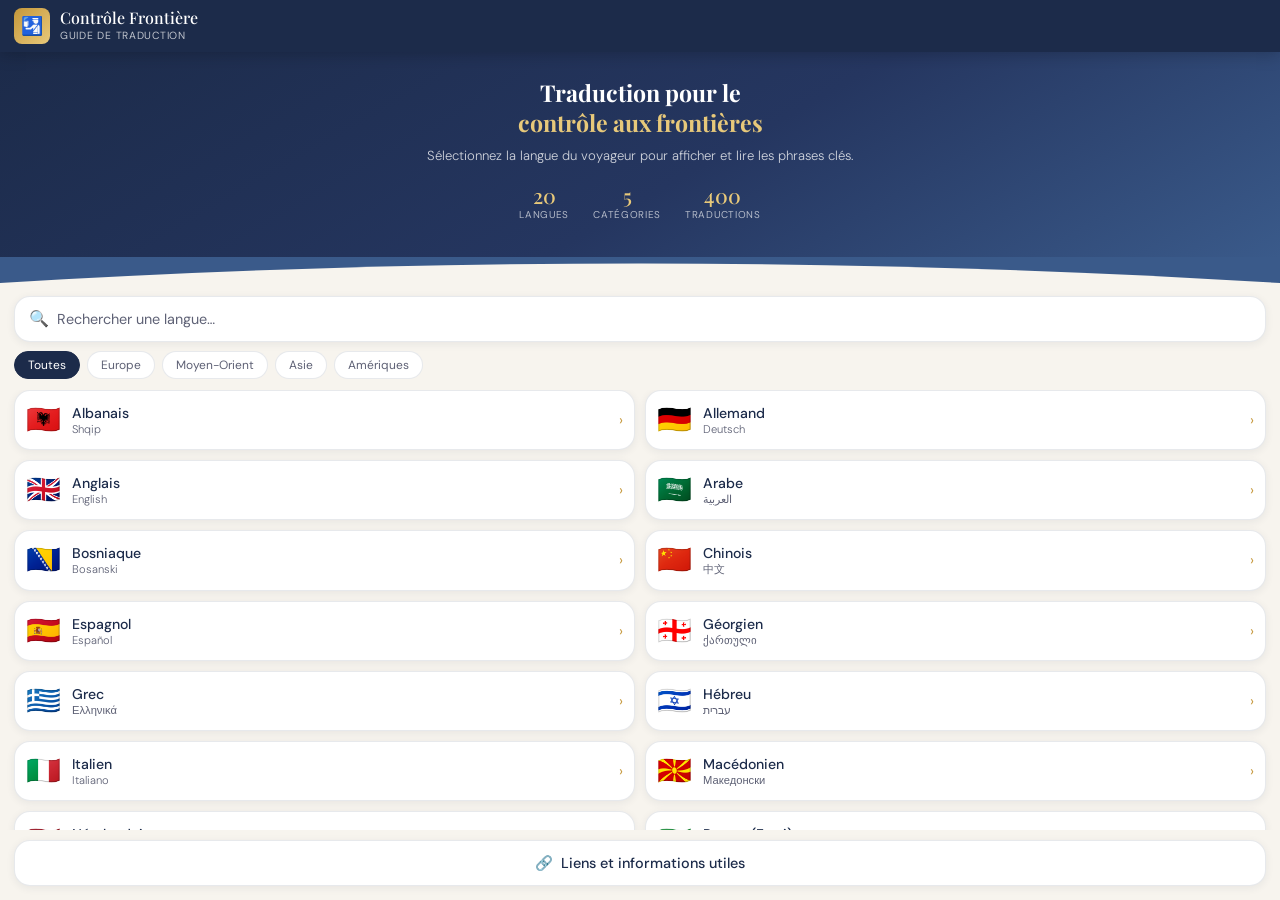
<file: index.html>
<!DOCTYPE html>
<html lang="fr">
<head>
<meta charset="UTF-8"/>
<meta name="viewport" content="width=device-width, initial-scale=1.0, viewport-fit=cover"/>
<meta name="mobile-web-app-capable" content="yes"/>
<meta name="apple-mobile-web-app-capable" content="yes"/>
<meta name="color-scheme" content="light only"/>
<meta name="theme-color" content="#1C2B4A"/>
<title>Traduction Contrôle Frontière</title>
<meta name="description" content="Guide de traduction gratuit pour le contrôle aux frontières : 20 langues, phrases clés avec audio, codes visa et ressources utiles."/>
<link rel="manifest" href="manifest.json"/>
<link rel="icon" type="image/png" sizes="32x32" href="icons/favicon-32.png"/>
<link rel="apple-touch-icon" sizes="180x180" href="icons/apple-touch-icon.png"/>
<link rel="stylesheet" href="fonts.css"/>
<style>
/* ═══════════════════════════════════════════════════════════
   style.css — Traduction Contrôle Frontière
   Mobile-first · Forced light mode
═══════════════════════════════════════════════════════════ */

/* ── 0. FORCE LIGHT MODE ── */
:root { color-scheme: light only; }
@media (prefers-color-scheme: dark) { :root { color-scheme: light; } }

/* ── 1. TOKENS ── */
:root {
  --navy:       #1C2B4A;
  --navy-2:     #253660;
  --navy-3:     #3a5a8a;
  --gold:       #C5973A;
  --gold-l:     #E8C97A;
  --sage:       #7A9E8E;
  --sage-l:     #B2CFC5;
  --cream:      #F7F4EE;
  --white:      #FFFFFF;
  --border:     rgba(28,43,74,.10);
  --border-2:   rgba(28,43,74,.06);
  --text:       #1E2235;
  --muted:      #5E6175;
  --sh-sm:      0 2px 8px  rgba(28,43,74,.07);
  --sh-md:      0 4px 20px rgba(28,43,74,.10);
  --r-sm:  8px;
  --r-md:  12px;
  --r-lg:  16px;
  --r-xl:  20px;
  --r-pill:100px;
  --gap:   14px;
  --gap-sm:10px;
  --font-body:   'DM Sans', sans-serif;
  --font-display:'Playfair Display', serif;
  --topbar-h:    52px;
}

/* ── 2. RESET ── */
*, *::before, *::after { box-sizing: border-box; margin: 0; padding: 0; }
html, body { height: 100%; background: var(--cream) !important; color: var(--text) !important; }
body { font-family: var(--font-body); font-size: 16px; line-height: 1.5; overflow: hidden; overscroll-behavior: none; }
button { font-family: var(--font-body); cursor: pointer; border: none; background: none; -webkit-tap-highlight-color: transparent; }
input  { font-family: var(--font-body); color: var(--text); background: transparent; border: none; outline: none; }

/* ── 3. APP SHELL ── */
#app { display: flex; flex-direction: column; height: 100vh; height: 100dvh; overflow: hidden; background: var(--cream); }
.hidden { display: none !important; }

/* ── 4. TOPBAR ── */
.topbar {
  flex-shrink: 0;
  background: var(--navy);
  height: calc(var(--topbar-h) + env(safe-area-inset-top));
  padding-top: env(safe-area-inset-top);
  padding-inline: var(--gap);
  display: flex;
  align-items: center;
  box-shadow: 0 2px 16px rgba(0,0,0,.22);
  z-index: 10;
}
.topbar-state { display: flex; align-items: center; gap: 10px; width: 100%; }
.topbar-logo  { width:36px; height:36px; border-radius:var(--r-sm); background:linear-gradient(135deg,var(--gold),var(--gold-l)); display:flex; align-items:center; justify-content:center; font-size:18px; flex-shrink:0; }
.topbar-title { flex:1; display:flex; flex-direction:column; gap:1px; }
.topbar-main  { font-family:var(--font-display); font-size:1rem; font-weight:500; color:#fff; line-height:1.2; }
.topbar-sub   { font-size:.65rem; color:rgba(255,255,255,.72); letter-spacing:.07em; text-transform:uppercase; }
.topbar-back  { width:36px; height:36px; border-radius:var(--r-sm); background:rgba(255,255,255,.12); color:#fff; font-size:18px; display:flex; align-items:center; justify-content:center; flex-shrink:0; transition:background .18s; }
.topbar-back:active { background:rgba(255,255,255,.28); }
.topbar-flag  { font-size:1.75rem; flex-shrink:0; }

/* ── 5. SCREENS ── */
.screen { display: flex; flex-direction: column; flex: 1; overflow: hidden; }
.screen.active { display: flex; }

/* ── 6. HOME ── */
.hero { flex-shrink:0; background:linear-gradient(150deg,var(--navy) 0%,var(--navy-2) 55%,var(--navy-3) 100%); padding:26px var(--gap) 34px; text-align:center; }
.hero h1 { font-family:var(--font-display); font-size:1.45rem; font-weight:700; color:#fff; line-height:1.28; margin-bottom:8px; }
.hero h1 .accent { color:var(--gold-l); }
.hero p { font-size:.82rem; font-weight:300; color:rgba(255,255,255,.78); line-height:1.65; margin-bottom:18px; }
.hero-stats { display:flex; justify-content:center; gap:24px; }
.stat { display:flex; flex-direction:column; align-items:center; gap:2px; }
.stat-n { font-family:var(--font-display); font-size:1.3rem; color:var(--gold-l); line-height:1; }
.stat-l { font-size:.62rem; color:rgba(255,255,255,.66); letter-spacing:.07em; text-transform:uppercase; }

.wave { display:block; flex-shrink:0; width:100%; height:26px; background:linear-gradient(to bottom,var(--navy-3),var(--navy-3)); }

/* Search */
.search-wrap { flex-shrink:0; padding:13px var(--gap) 9px; }
.search-box  { display:flex; align-items:center; gap:8px; background:var(--white); border:1px solid var(--border); border-radius:var(--r-lg); padding:10px 14px; box-shadow:var(--sh-sm); }
.search-box input { flex:1; font-size:.9rem; }
.search-box input::placeholder { color:var(--muted); }
.search-icon  { font-size:1rem; color:var(--muted); flex-shrink:0; }
.search-clear { color:var(--muted); font-size:.9rem; padding:2px 4px; border-radius:4px; }
.search-clear:active { color:var(--navy); }

/* Filter chips */
.filter-bar { flex-shrink:0; display:flex; gap:7px; padding:0 var(--gap) 11px; overflow-x:auto; }
.filter-bar::-webkit-scrollbar { display:none; }
.chip { padding:5px 13px; border-radius:var(--r-pill); font-size:.75rem; border:1px solid var(--border); background:var(--white); color:var(--muted); white-space:nowrap; flex-shrink:0; transition:all .18s; }
.chip.active { background:var(--navy); color:#fff; border-color:var(--navy); }
.chip:active { opacity:.75; }

/* Lang grid */
.lang-grid { display:grid; grid-template-columns:repeat(2,1fr); gap:var(--gap-sm); padding:0 var(--gap) 10px; overflow-y:auto; -webkit-overflow-scrolling:touch; overscroll-behavior-y:contain; flex:1; min-height:0; }
.lang-grid::-webkit-scrollbar { width:3px; }
.lang-grid::-webkit-scrollbar-thumb { background:var(--sage-l); border-radius:2px; }

.lang-card { background:var(--white); border:1px solid var(--border); border-radius:var(--r-lg); padding:13px 11px; display:flex; align-items:center; gap:11px; box-shadow:var(--sh-sm); cursor:pointer; transition:transform .15s,box-shadow .15s; -webkit-tap-highlight-color:transparent; }
.lang-card:active { transform:scale(.96); box-shadow:none; }
.lang-card { width:100%; text-align:left; }
:focus-visible { outline:3px solid var(--gold); outline-offset:2px; border-radius:4px; }
.lc-flag   { font-size:1.75rem; line-height:1; flex-shrink:0; }
.lc-info   { flex:1; min-width:0; }
.lc-name   { font-weight:500; font-size:.88rem; color:var(--navy); white-space:nowrap; overflow:hidden; text-overflow:ellipsis; }
.lc-native { font-size:.7rem; color:var(--muted); font-weight:300; }
.lc-arrow  { font-size:.9rem; color:var(--gold); flex-shrink:0; }

.empty-state { grid-column:1/-1; text-align:center; padding:40px 0; color:var(--muted); }
.empty-icon  { font-size:2rem; margin-bottom:8px; }

/* Links button (bottom of home) */
.links-btn-wrap { flex-shrink:0; padding:10px var(--gap) calc(14px + env(safe-area-inset-bottom)); }
.links-btn { width:100%; display:flex; align-items:center; justify-content:center; gap:8px; padding:13px; border-radius:var(--r-lg); background:var(--white); border:1px solid var(--border); color:var(--navy); font-size:.9rem; font-weight:500; box-shadow:var(--sh-sm); transition:all .18s; }
.links-btn:active { background:var(--cream); }

/* ── 7. PHRASE SCREEN ── */
.cat-tabs { flex-shrink:0; display:flex; overflow-x:auto; background:var(--navy-2); border-bottom:1px solid rgba(255,255,255,.08); }
.cat-tabs::-webkit-scrollbar { display:none; }
.ctab { flex-shrink:0; padding:11px 14px; font-size:.76rem; color:rgba(255,255,255,.72); border-bottom:2px solid transparent; white-space:nowrap; transition:color .18s,border-color .18s; }
.ctab.active { color:#fff; }
.ctab:active { opacity:.7; }

.phrase-list { flex:1; overflow-y:auto; -webkit-overflow-scrolling:touch; overscroll-behavior-y:contain; padding:12px var(--gap) 24px; display:flex; flex-direction:column; gap:11px; }
.phrase-list::-webkit-scrollbar { width:3px; }
.phrase-list::-webkit-scrollbar-thumb { background:var(--sage-l); border-radius:2px; }

/* Phrase card */
.pcard { background:var(--white); border:1px solid var(--border); border-radius:var(--r-xl); overflow:visible; box-shadow:var(--sh-sm); }
.pcard-fr { display:flex; align-items:flex-start; gap:7px; padding:10px 14px 8px; border-bottom:1px dashed var(--border-2); }
.pcard-fr-flag { font-size:.95rem; flex-shrink:0; margin-top:1px; }
.pcard-fr-text { font-size:.78rem; color:var(--muted); font-style:italic; line-height:1.55; flex:1; }
.pcard-tr { padding:11px 14px 8px; }
.pcard-tr-text { font-size:1.05rem; font-weight:500; color:var(--navy); line-height:1.5; }
.pcard-tr-text.rtl { direction:rtl; text-align:right; font-size:1.15rem; }
.pcard-actions { display:flex; gap:8px; padding:0 14px 13px; }

/* Speak button */
.btn-speak { flex:1; display:flex; align-items:center; justify-content:center; gap:7px; padding:11px 0; border-radius:var(--r-md); font-size:.86rem; font-weight:500; color:#fff; background:linear-gradient(135deg,var(--navy),var(--navy-2)); transition:opacity .15s,background .2s; user-select:none; }
.btn-speak:active  { opacity:.82; }
.btn-speak.playing { background:linear-gradient(135deg,#2A6050,#3D8A72); }
.btn-speak .spk-icon { font-size:1rem; display:inline-block; }
.btn-speak.playing .spk-icon { animation:icon-pulse .45s infinite alternate; }
@keyframes icon-pulse { from{transform:scale(1)} to{transform:scale(1.3)} }

/* Copy button */
.btn-copy { width:44px; height:44px; flex-shrink:0; border-radius:var(--r-md); border:1px solid var(--border); background:var(--cream); font-size:1.05rem; display:flex; align-items:center; justify-content:center; transition:background .18s,border-color .18s; }
.btn-copy:active { transform:scale(.9); }
.btn-copy.copied { background:var(--sage); border-color:var(--sage); }

/* Expand button */
.btn-expand { width:44px; height:44px; flex-shrink:0; border-radius:var(--r-md); border:1px solid var(--border); background:var(--cream); font-size:1rem; display:flex; align-items:center; justify-content:center; color:var(--navy); transition:background .18s; }
.btn-expand:active { background:var(--navy); color:#fff; border-color:var(--navy); }

/* ── 8. LINKS & CODES SCREEN ── */

/* Onglets liens/codes */
.info-tabs { flex-shrink:0; display:flex; background:var(--navy-2); border-bottom:1px solid rgba(255,255,255,.08); }
.itab { flex:1; padding:12px 8px; font-size:.82rem; font-family:var(--font-body); color:rgba(255,255,255,.72); border-bottom:2px solid transparent; transition:all .18s; white-space:nowrap; }
.itab.active { color:#fff; border-bottom-color:var(--gold); }
.itab:active { opacity:.7; }
.links-page { flex:1; overflow-y:auto; -webkit-overflow-scrolling:touch; padding:20px var(--gap) 32px; display:flex; flex-direction:column; gap:12px; }
.links-page::-webkit-scrollbar { width:3px; }
.links-page::-webkit-scrollbar-thumb { background:var(--sage-l); border-radius:2px; }

.links-header { padding:0 0 8px; }
.links-header h2 { font-family:var(--font-display); font-size:1.3rem; color:var(--navy); margin-bottom:4px; }
.links-header p  { font-size:.82rem; color:var(--muted); }

.link-card { background:var(--white); border:1px solid var(--border); border-radius:var(--r-lg); padding:16px; display:flex; align-items:center; gap:14px; box-shadow:var(--sh-sm); text-decoration:none; color:inherit; transition:transform .15s,box-shadow .15s; -webkit-tap-highlight-color:transparent; }
.link-card:active { transform:scale(.97); box-shadow:none; }
.link-icon { width:44px; height:44px; border-radius:var(--r-md); background:linear-gradient(135deg,var(--navy),var(--navy-2)); display:flex; align-items:center; justify-content:center; font-size:1.2rem; flex-shrink:0; }
.link-info { flex:1; min-width:0; }
.link-title { font-weight:500; font-size:.95rem; color:var(--navy); }
.link-url   { font-size:.72rem; color:var(--muted); margin-top:2px; white-space:nowrap; overflow:hidden; text-overflow:ellipsis; }
/* Codes visa */
.codes-section-title { font-weight:500; font-size:.82rem; color:var(--muted); letter-spacing:.06em; text-transform:uppercase; padding:4px 0 8px; }
.code-card { background:var(--white); border:1px solid var(--border); border-radius:var(--r-md); padding:12px 14px; display:flex; align-items:flex-start; gap:12px; box-shadow:var(--sh-sm); margin-bottom:8px; }
.code-badge { flex-shrink:0; background:var(--navy); color:#fff; font-size:.78rem; font-weight:700; padding:4px 10px; border-radius:var(--r-sm); white-space:nowrap; letter-spacing:.03em; }
.code-badge.bnl { background:linear-gradient(135deg,#2A5A88,var(--navy)); }
.code-desc { font-size:.82rem; color:var(--text); line-height:1.55; }

/* ── 9. FULLSCREEN OVERLAY ── */
.fs-overlay {
  position: fixed;
  inset: 0;
  z-index: 200;
  background: var(--navy);
  display: flex;
  flex-direction: column;
  padding: env(safe-area-inset-top) 0 env(safe-area-inset-bottom);
}
.fs-overlay.hidden { display: none !important; }

.fs-close {
  position: absolute;
  top: calc(12px + env(safe-area-inset-top));
  right: 16px;
  width: 40px; height: 40px;
  border-radius: 50%;
  background: rgba(255,255,255,.15);
  color: #fff;
  font-size: 18px;
  display: flex; align-items: center; justify-content: center;
  z-index: 1;
  transition: background .18s;
}
.fs-close:active { background: rgba(255,255,255,.3); }

.fs-body {
  flex: 1;
  display: flex;
  flex-direction: column;
  align-items: center;
  justify-content: center;
  padding: 60px 24px 20px;
  gap: 28px;
  overflow-y: auto;
}

.fs-fr {
  font-size: 1rem;
  font-style: italic;
  color: rgba(255,255,255,.55);
  text-align: center;
  line-height: 1.6;
  max-width: 340px;
}

.fs-tr {
  font-family: var(--font-display);
  font-size: clamp(2rem, 12vw, 4rem);
  font-weight: 700;
  color: #fff;
  text-align: center;
  line-height: 1.25;
  width: 100%;
  padding: 0 16px;
  word-break: break-word;
  transition: font-size 0.2s ease;
}
.fs-tr.rtl { direction: rtl; }

.fs-actions {
  flex-shrink: 0;
  padding: 0 24px 20px;
}

.fs-speak {
  width: 100%;
  display: flex; align-items: center; justify-content: center; gap: 10px;
  padding: 16px;
  border-radius: var(--r-lg);
  background: rgba(255,255,255,.15);
  color: #fff;
  font-size: 1rem;
  font-weight: 500;
  border: 1px solid rgba(255,255,255,.2);
  transition: background .18s;
}
.fs-speak:active { background: rgba(255,255,255,.25); }
.fs-speak.playing { background: linear-gradient(135deg,#2A6050,#3D8A72); border-color:transparent; }
.fs-speak .spk-icon { font-size:1.1rem; }
.fs-speak.playing .spk-icon { animation: icon-pulse .45s infinite alternate; }

</style>
</head>
<body>


<div id="app">
  <header class="topbar">
    <div class="topbar-state" id="topbar-home">
      <div class="topbar-logo">🛂</div>
      <div class="topbar-title">
        <span class="topbar-main">Contrôle Frontière</span>
        <span class="topbar-sub">Guide de traduction</span>
      </div>
    </div>
    <div class="topbar-state hidden" id="topbar-phrases">
      <button class="topbar-back" id="btn-back">←</button>
      <div class="topbar-title">
        <span class="topbar-main" id="topbar-lang-name"></span>
        <span class="topbar-sub" id="topbar-lang-native"></span>
      </div>
      <span class="topbar-flag" id="topbar-lang-flag"></span>
    </div>
    <div class="topbar-state hidden" id="topbar-links">
      <button class="topbar-back" id="btn-back-links">←</button>
      <div class="topbar-title">
        <span class="topbar-main">Liens &amp; Codes</span>
        <span class="topbar-sub">Ressources</span>
      </div>
      <span style="font-size:1.4rem">🔗</span>
    </div>
  </header>

  <main id="screen-home" class="screen active">
    <section class="hero">
      <h1>Traduction pour le<br/><span class="accent">contrôle aux frontières</span></h1>
      <p>Sélectionnez la langue du voyageur pour afficher et lire les phrases clés.</p>
      <div class="hero-stats">
        <div class="stat"><span class="stat-n">20</span><span class="stat-l">Langues</span></div>
        <div class="stat"><span class="stat-n">5</span><span class="stat-l">Catégories</span></div>
        <div class="stat"><span class="stat-n">400</span><span class="stat-l">Traductions</span></div>
      </div>
    </section>
    <svg class="wave" viewBox="0 0 390 26" xmlns="http://www.w3.org/2000/svg" preserveAspectRatio="none">
      <path d="M0,26 C130,0 260,0 390,26 L390,26 L0,26 Z" fill="#F7F4EE"/>
    </svg>
    <div class="search-wrap">
      <div class="search-box">
        <span class="search-icon">🔍</span>
        <input type="search" id="search-input" aria-label="Rechercher une langue" placeholder="Rechercher une langue…" autocomplete="off" autocorrect="off" spellcheck="false"/>
        <button class="search-clear hidden" id="search-clear">✕</button>
      </div>
    </div>
    <nav class="filter-bar" id="filter-bar"></nav>
    <div class="lang-grid" id="lang-grid" role="list"></div>
    <div class="links-btn-wrap">
      <button class="links-btn" id="btn-open-links">🔗 &nbsp;Liens et informations utiles</button>
    </div>
  </main>

  <section id="screen-phrases" class="screen hidden">
    <nav class="cat-tabs" id="cat-tabs"></nav>
    <div class="phrase-list" id="phrase-list" aria-live="polite"></div>
  </section>

  <section id="screen-links" class="screen hidden">
    <div class="info-tabs">
      <button class="itab active" data-tab="liens">🔗 Liens utiles</button>
      <button class="itab" data-tab="codes">🪪 Codes Visa</button>
    </div>
    <div class="links-page" id="links-page"></div>
  </section>

  <div id="fs-overlay" class="fs-overlay hidden" role="dialog" aria-modal="true">
    <button class="fs-close" id="fs-close">✕</button>
    <div class="fs-body">
      <div class="fs-fr" id="fs-fr"></div>
      <div class="fs-tr" id="fs-tr"></div>
    </div>
    <div class="fs-actions">
      <button class="fs-speak" id="fs-speak"><span class="spk-icon">🔊</span> Écouter</button>
    </div>
  </div>
</div>
<script src="app.js"></script>
</body>
</html>
</file>
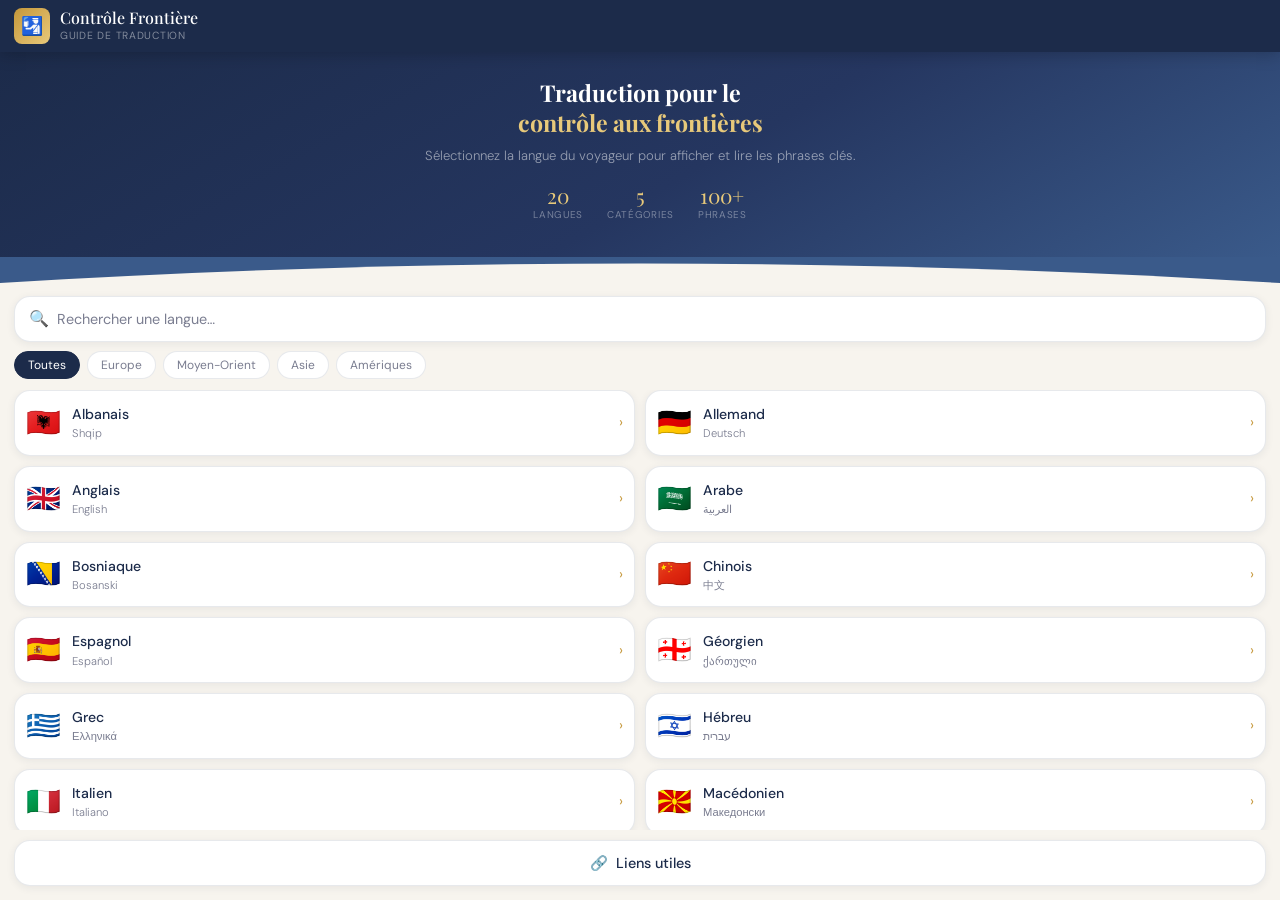
<file: appli de trad/index.html>
<!DOCTYPE html>
<html lang="fr">
<head>
  <meta charset="UTF-8"/>
  <meta name="viewport" content="width=device-width, initial-scale=1.0, viewport-fit=cover"/>
  <meta name="apple-mobile-web-app-capable" content="yes"/>
  <meta name="apple-mobile-web-app-status-bar-style" content="default"/>
  <meta name="color-scheme" content="light only"/>
  <meta name="theme-color" content="#1C2B4A"/>
  <title>Traduction Contrôle Frontière</title>
  <link rel="preconnect" href="https://fonts.googleapis.com"/>
  <link href="https://fonts.googleapis.com/css2?family=Playfair+Display:wght@500;700&family=DM+Sans:wght@300;400;500&display=swap" rel="stylesheet"/>
  <link rel="stylesheet" href="style.css"/>
</head>
<body>
<div id="app">

  <!-- ══ TOP BAR ══ -->
  <header class="topbar">

    <div class="topbar-state" id="topbar-home">
      <div class="topbar-logo">🛂</div>
      <div class="topbar-title">
        <span class="topbar-main">Contrôle Frontière</span>
        <span class="topbar-sub">Guide de traduction</span>
      </div>
    </div>

    <div class="topbar-state hidden" id="topbar-phrases">
      <button class="topbar-back" id="btn-back">←</button>
      <div class="topbar-title">
        <span class="topbar-main" id="topbar-lang-name"></span>
        <span class="topbar-sub"  id="topbar-lang-native"></span>
      </div>
      <span class="topbar-flag" id="topbar-lang-flag"></span>
    </div>

    <div class="topbar-state hidden" id="topbar-links">
      <button class="topbar-back" id="btn-back-links">←</button>
      <div class="topbar-title">
        <span class="topbar-main">Liens utiles</span>
        <span class="topbar-sub">Ressources en ligne</span>
      </div>
      <span style="font-size:1.4rem">🔗</span>
    </div>

  </header>

  <!-- ══ ÉCRAN 1 — ACCUEIL ══ -->
  <main id="screen-home" class="screen active">

    <section class="hero">
      <h1>Traduction pour le<br/><span class="accent">contrôle aux frontières</span></h1>
      <p>Sélectionnez la langue du voyageur pour afficher et lire les phrases clés.</p>
      <div class="hero-stats">
        <div class="stat"><span class="stat-n">20</span><span class="stat-l">Langues</span></div>
        <div class="stat"><span class="stat-n">5</span><span class="stat-l">Catégories</span></div>
        <div class="stat"><span class="stat-n">100+</span><span class="stat-l">Phrases</span></div>
      </div>
    </section>

    <svg class="wave" viewBox="0 0 390 26" xmlns="http://www.w3.org/2000/svg" preserveAspectRatio="none">
      <path d="M0,26 C130,0 260,0 390,26 L390,26 L0,26 Z" fill="#F7F4EE"/>
    </svg>

    <div class="search-wrap">
      <div class="search-box">
        <span class="search-icon">🔍</span>
        <input type="search" id="search-input" placeholder="Rechercher une langue…"
               autocomplete="off" autocorrect="off" spellcheck="false"/>
        <button class="search-clear hidden" id="search-clear">✕</button>
      </div>
    </div>

    <nav class="filter-bar" id="filter-bar"></nav>
    <div class="lang-grid" id="lang-grid" role="list"></div>

    <div class="links-btn-wrap">
      <button class="links-btn" id="btn-open-links">🔗 &nbsp;Liens utiles</button>
    </div>

  </main>

  <!-- ══ ÉCRAN 2 — PHRASES ══ -->
  <section id="screen-phrases" class="screen hidden">
    <nav class="cat-tabs" id="cat-tabs"></nav>
    <div class="phrase-list" id="phrase-list" aria-live="polite"></div>
  </section>

  <!-- ══ ÉCRAN 3 — LIENS ══ -->
  <section id="screen-links" class="screen hidden">
    <div class="links-page" id="links-page"></div>
  </section>

  <!-- ══ OVERLAY PLEIN ÉCRAN ══ -->
  <div id="fs-overlay" class="fs-overlay hidden" role="dialog" aria-modal="true">
    <button class="fs-close" id="fs-close">✕</button>
    <div class="fs-body">
      <div class="fs-fr" id="fs-fr"></div>
      <div class="fs-tr" id="fs-tr"></div>
    </div>
    <div class="fs-actions">
      <button class="fs-speak" id="fs-speak"><span class="spk-icon">🔊</span> Écouter</button>
    </div>
  </div>

</div>
<script src="app.js"></script>
</body>
</html>
</file>
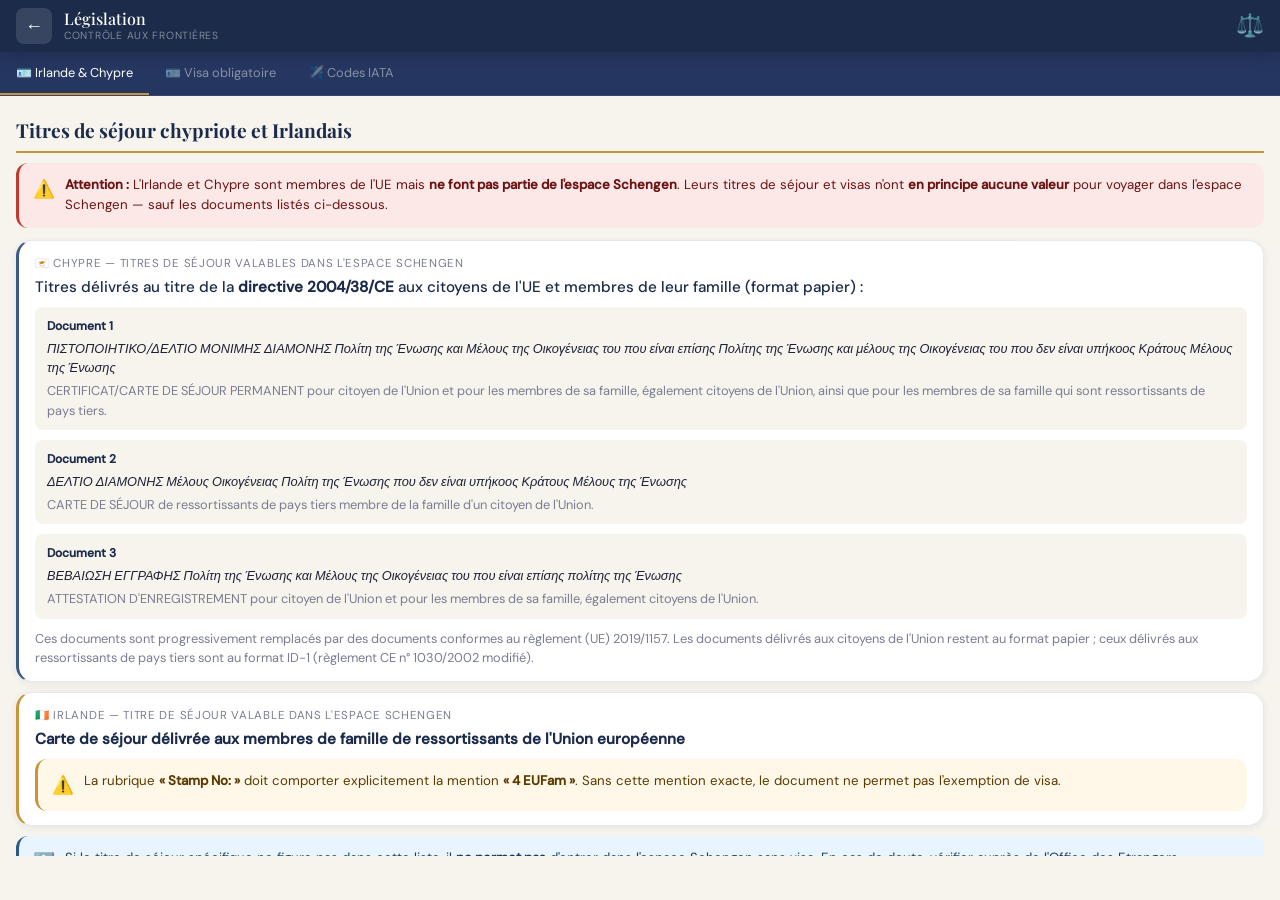
<file: legislation.html>
<!DOCTYPE html>
<html lang="fr">
<head>
<meta charset="UTF-8"/>
<meta name="viewport" content="width=device-width, initial-scale=1.0, viewport-fit=cover"/>
<meta name="mobile-web-app-capable" content="yes"/>
<meta name="apple-mobile-web-app-capable" content="yes"/>
<meta name="color-scheme" content="light only"/>
<meta name="theme-color" content="#1C2B4A"/>
<title>Législation — Contrôle Frontière</title>
<link rel="stylesheet" href="fonts.css"/>
<style>
/* ── TOKENS ── */
:root {
  color-scheme: light only;
  --navy:    #1C2B4A;
  --navy-2:  #253660;
  --navy-3:  #3a5a8a;
  --gold:    #C5973A;
  --gold-l:  #E8C97A;
  --sage:    #7A9E8E;
  --sage-l:  #B2CFC5;
  --cream:   #F7F4EE;
  --white:   #FFFFFF;
  --border:  rgba(28,43,74,.10);
  --text:    #1E2235;
  --muted:   #7A7D90;
  --sh-sm:   0 2px 8px rgba(28,43,74,.07);
  --r-sm: 8px; --r-md: 12px; --r-lg: 16px; --r-xl: 20px;
  --gap: 16px;
  --font-body:   'DM Sans', sans-serif;
  --font-display:'Playfair Display', serif;
  --topbar-h: 52px;
}
@media (prefers-color-scheme: dark) { :root { color-scheme: light; } }

/* ── RESET ── */
*, *::before, *::after { box-sizing: border-box; margin: 0; padding: 0; }
html, body { height: 100%; background: var(--cream) !important; color: var(--text) !important; }
body { font-family: var(--font-body); font-size: 16px; line-height: 1.5; overflow: hidden; overscroll-behavior: none; }
button { font-family: var(--font-body); cursor: pointer; border: none; background: none; -webkit-tap-highlight-color: transparent; }

/* ── SHELL ── */
#app { display: flex; flex-direction: column; height: 100vh; height: 100dvh; overflow: hidden; background: var(--cream); }

/* ── TOPBAR ── */
.topbar {
  flex-shrink: 0;
  background: var(--navy);
  height: calc(var(--topbar-h) + env(safe-area-inset-top));
  padding-top: env(safe-area-inset-top);
  padding-inline: var(--gap);
  display: flex;
  align-items: center;
  gap: 12px;
  box-shadow: 0 2px 16px rgba(0,0,0,.22);
  z-index: 10;
}
.topbar-back {
  width: 36px; height: 36px;
  border-radius: var(--r-sm);
  background: rgba(255,255,255,.12);
  color: #fff; font-size: 18px;
  display: flex; align-items: center; justify-content: center;
  flex-shrink: 0;
  text-decoration: none;
  transition: background .18s;
}
.topbar-back:active { background: rgba(255,255,255,.28); }
.topbar-title { flex: 1; }
.topbar-main { font-family: var(--font-display); font-size: 1rem; font-weight: 500; color: #fff; line-height: 1.2; display: block; }
.topbar-sub  { font-size: .65rem; color: rgba(255,255,255,.45); letter-spacing: .07em; text-transform: uppercase; display: block; }
.topbar-icon { font-size: 1.4rem; flex-shrink: 0; }

/* ── ONGLETS ── */
.tab-bar {
  flex-shrink: 0;
  display: flex;
  overflow-x: auto;
  background: var(--navy-2);
  border-bottom: 1px solid rgba(255,255,255,.08);
}
.tab-bar::-webkit-scrollbar { display: none; }
.tab {
  flex-shrink: 0;
  padding: 12px 16px;
  font-size: .8rem;
  font-family: var(--font-body);
  color: rgba(255,255,255,.45);
  border-bottom: 2px solid transparent;
  white-space: nowrap;
  transition: all .18s;
  cursor: pointer;
}
.tab.active { color: #fff; border-bottom-color: var(--gold); }
.tab:active { opacity: .7; }

/* ── CONTENU ── */
.tab-content { display: none; padding: var(--gap); overflow-y: auto; -webkit-overflow-scrolling: touch; height: calc(100vh - 140px); }
.tab-content.active { display: block; }
.tab-content::-webkit-scrollbar { width: 3px; }
.tab-content::-webkit-scrollbar-thumb { background: var(--sage-l); border-radius: 2px; }

/* ── COMPOSANTS DE CONTENU ── */

/* Titre de section */
.section-title {
  font-family: var(--font-display);
  font-size: 1.2rem;
  color: var(--navy);
  margin: 20px 0 10px;
  padding-bottom: 6px;
  border-bottom: 2px solid var(--gold);
}
.section-title:first-child { margin-top: 4px; }

/* Sous-titre */
.section-sub {
  font-size: .82rem;
  font-weight: 500;
  color: var(--navy-2);
  margin: 14px 0 6px;
  text-transform: uppercase;
  letter-spacing: .05em;
}

/* Texte courant */
.text {
  font-size: .9rem;
  color: var(--text);
  line-height: 1.65;
  margin-bottom: 10px;
}

/* Carte info */
.info-card {
  background: var(--white);
  border: 1px solid var(--border);
  border-radius: var(--r-lg);
  padding: 14px 16px;
  margin-bottom: 10px;
  box-shadow: var(--sh-sm);
}
.info-card .label {
  font-size: .72rem;
  color: var(--muted);
  text-transform: uppercase;
  letter-spacing: .06em;
  margin-bottom: 4px;
}
.info-card .value {
  font-size: .95rem;
  font-weight: 500;
  color: var(--navy);
  line-height: 1.5;
}
.info-card .detail {
  font-size: .8rem;
  color: var(--muted);
  margin-top: 4px;
  line-height: 1.5;
}

/* Badge coloré */
.badge {
  display: inline-block;
  padding: 3px 10px;
  border-radius: 100px;
  font-size: .75rem;
  font-weight: 500;
  margin-right: 6px;
  margin-bottom: 4px;
}
.badge-green  { background: #d4edda; color: #1a6632; }
.badge-red    { background: #fde8e8; color: #8b1a1a; }
.badge-orange { background: #fff3cd; color: #856404; }
.badge-blue   { background: #d0e8ff; color: #1a4a8a; }

/* Tableau simple */
.table-wrap { overflow-x: auto; margin-bottom: 12px; }
table { width: 100%; border-collapse: collapse; font-size: .82rem; }
th { background: var(--navy); color: #fff; padding: 8px 10px; text-align: left; font-weight: 500; position: sticky; top: 0; z-index: 2; }
td { padding: 8px 10px; border-bottom: 1px solid var(--border); color: var(--text); vertical-align: top; }
tr:last-child td { border-bottom: none; }
tr:nth-child(even) td { background: rgba(28,43,74,.03); }

/* Tableau visa — en-tête fixe */
#visa-table-wrap {
  overflow-x: auto;
  overflow-y: auto;
  max-height: calc(100vh - 260px);
  -webkit-overflow-scrolling: touch;
}
#visa-table-wrap::-webkit-scrollbar { width: 3px; }
#visa-table-wrap::-webkit-scrollbar-thumb { background: var(--sage-l); border-radius: 2px; }

/* Liste à puces stylée */
.list { list-style: none; margin-bottom: 12px; }
.list li {
  display: flex; align-items: flex-start; gap: 8px;
  font-size: .88rem; color: var(--text);
  line-height: 1.55; padding: 5px 0;
  border-bottom: 1px dashed var(--border);
}
.list li:last-child { border-bottom: none; }
.list li::before { content: "›"; color: var(--gold); font-weight: 700; flex-shrink: 0; }

/* Note d'alerte */
.alert {
  border-radius: var(--r-md);
  padding: 12px 14px;
  font-size: .83rem;
  line-height: 1.55;
  margin-bottom: 12px;
  display: flex; gap: 10px; align-items: flex-start;
}
.alert-icon { font-size: 1.1rem; flex-shrink: 0; margin-top: 1px; }
.alert-info    { background: #e8f4ff; border-left: 3px solid #2A5A88; color: #1a3a5a; }
.alert-warning { background: #fff8e8; border-left: 3px solid var(--gold); color: #5a3a00; }
.alert-danger  { background: #fde8e8; border-left: 3px solid #c0392b; color: #6b1212; }

/* Séparateur */
.divider { height: 1px; background: var(--border); margin: 16px 0; }

/* Espace bas de page */
.bottom-spacer { height: 32px; }
</style>
</head>
<body>
<div id="app">

  <!-- TOPBAR -->
  <header class="topbar">
    <a class="topbar-back" href="index.html">←</a>
    <div class="topbar-title">
      <span class="topbar-main">Législation</span>
      <span class="topbar-sub">Contrôle aux frontières</span>
    </div>
    <span class="topbar-icon">⚖️</span>
  </header>

  <!-- ONGLETS -->
  <nav class="tab-bar" id="tab-bar">
    <button class="tab active" data-tab="absence">🪪 Irlande &amp; Chypre</button>
    <button class="tab" data-tab="visa">🪪 Visa obligatoire</button>
    <button class="tab" data-tab="subsistance">✈️ Codes IATA</button>
  </nav>

  <!-- ══════════════════════════════════════════════════
       ONGLET 1 — DURÉE D'ABSENCE HORS SCHENGEN
  ══════════════════════════════════════════════════ -->
  <div class="tab-content active" id="tab-absence">

    <h2 class="section-title">Titres de séjour chypriote et  Irlandais</h2>

    <div class="alert alert-danger">
      <span class="alert-icon">⚠️</span>
      <span><strong>Attention :</strong> L'Irlande et Chypre sont membres de l'UE mais <strong>ne font pas partie de l'espace Schengen</strong>. Leurs titres de séjour et visas n'ont <strong>en principe aucune valeur</strong> pour voyager dans l'espace Schengen — sauf les documents listés ci-dessous.</span>
    </div>

    <!-- CHYPRE -->
    <div class="info-card" style="border-left:3px solid var(--navy-3);">
      <div class="label">🇨🇾 Chypre — Titres de séjour valables dans l'espace Schengen</div>
      <div class="value" style="margin-bottom:8px;">Titres délivrés au titre de la <strong>directive 2004/38/CE</strong> aux citoyens de l'UE et membres de leur famille (format papier) :</div>

      <div style="background:var(--cream);border-radius:var(--r-sm);padding:10px 12px;margin-bottom:10px;">
        <div style="font-size:.75rem;font-weight:600;color:var(--navy);margin-bottom:4px;">Document 1</div>
        <div style="font-size:.8rem;color:var(--text);font-style:italic;margin-bottom:4px;">ΠΙΣΤΟΠΟΙΗΤΙΚΟ/ΔΕΛΤΙΟ ΜΟΝΙΜΗΣ ΔΙΑΜΟΝΗΣ Πολίτη της Ένωσης και Μέλους της Οικογένειας του που είναι επίσης Πολίτης της Ένωσης και μέλους της Οικογένειας του που δεν είναι υπήκοος Κράτους Μέλους της Ένωσης</div>
        <div style="font-size:.8rem;color:var(--muted);">CERTIFICAT/CARTE DE SÉJOUR PERMANENT pour citoyen de l'Union et pour les membres de sa famille, également citoyens de l'Union, ainsi que pour les membres de sa famille qui sont ressortissants de pays tiers.</div>
      </div>

      <div style="background:var(--cream);border-radius:var(--r-sm);padding:10px 12px;margin-bottom:10px;">
        <div style="font-size:.75rem;font-weight:600;color:var(--navy);margin-bottom:4px;">Document 2</div>
        <div style="font-size:.8rem;color:var(--text);font-style:italic;margin-bottom:4px;">ΔΕΛΤΙΟ ΔΙΑΜΟΝΗΣ Μέλους Οικογένειας Πολίτη της Ένωσης που δεν είναι υπήκοος Κράτους Μέλους της Ένωσης</div>
        <div style="font-size:.8rem;color:var(--muted);">CARTE DE SÉJOUR de ressortissants de pays tiers membre de la famille d'un citoyen de l'Union.</div>
      </div>

      <div style="background:var(--cream);border-radius:var(--r-sm);padding:10px 12px;margin-bottom:10px;">
        <div style="font-size:.75rem;font-weight:600;color:var(--navy);margin-bottom:4px;">Document 3</div>
        <div style="font-size:.8rem;color:var(--text);font-style:italic;margin-bottom:4px;">ΒΕΒΑΙΩΣΗ ΕΓΓΡΑΦΗΣ Πολίτη της Ένωσης και Μέλους της Οικογένειας του που είναι επίσης πολίτης της Ένωσης</div>
        <div style="font-size:.8rem;color:var(--muted);">ATTESTATION D'ENREGISTREMENT pour citoyen de l'Union et pour les membres de sa famille, également citoyens de l'Union.</div>
      </div>

      <div class="detail" style="margin-top:6px;">Ces documents sont progressivement remplacés par des documents conformes au règlement (UE) 2019/1157. Les documents délivrés aux citoyens de l'Union restent au format papier ; ceux délivrés aux ressortissants de pays tiers sont au format ID-1 (règlement CE n° 1030/2002 modifié).</div>
    </div>

    <!-- IRLANDE -->
    <div class="info-card" style="border-left:3px solid var(--gold);">
      <div class="label">🇮🇪 Irlande — Titre de séjour valable dans l'espace Schengen</div>
      <div class="value" style="margin-bottom:8px;"><strong>Carte de séjour délivrée aux membres de famille de ressortissants de l'Union européenne</strong></div>
      <div class="alert alert-warning" style="margin-top:8px;margin-bottom:0;">
        <span class="alert-icon">⚠️</span>
        <span>La rubrique <strong>« Stamp No: »</strong> doit comporter explicitement la mention <strong>« 4 EUFam »</strong>. Sans cette mention exacte, le document ne permet pas l'exemption de visa.</span>
      </div>
    </div>

    <div class="alert alert-info">
      <span class="alert-icon">ℹ️</span>
      <span>Si le titre de séjour spécifique ne figure pas dans cette liste, il <strong>ne permet pas</strong> d'entrer dans l'espace Schengen sans visa. En cas de doute, vérifier auprès de l'Office des Etrangers.</span>
    </div>

    <h2 class="section-title">Bulgarie et Roumanie — Schengen depuis le 1ᵉʳ janvier 2025</h2>

    <div class="info-card" style="border-left:3px solid var(--sage);">
      <div class="label">🇧🇬 🇷🇴 Membres à part entière de l'espace Schengen</div>
      <div class="value" style="margin-bottom:10px;">
        <strong>31 mars 2024</strong> — levée des contrôles aux frontières <strong>aériennes et maritimes</strong>, et application pleine des règles Schengen, <strong>y compris la délivrance de visas Schengen</strong>.<br/>
        <strong>1<sup>er</sup> janvier 2025</strong> — levée des contrôles aux frontières <strong>terrestres</strong> : adhésion complète.
      </div>

      <div class="alert alert-info" style="margin-top:8px;margin-bottom:0;">
        <span class="alert-icon">✈️</span>
        <span>À Charleroi : les vols en provenance de <strong>Sofia (SOF)</strong>, <strong>Varna (VAR)</strong> et des aéroports roumains sont désormais des <strong>vols intérieurs Schengen</strong> — plus de contrôle systématique aux frontières.</span>
      </div>

      <div class="alert alert-warning" style="margin-top:8px;margin-bottom:0;">
        <span class="alert-icon">⚠️</span>
        <span>Les visas bulgares et roumains délivrés <strong>avant le 31 mars 2024</strong> sont des visas <strong>nationaux</strong> : ils ne valent pas comme visas Schengen et ne permettent pas de circuler dans les autres États membres.</span>
      </div>

      <div class="detail" style="margin-top:8px;">Depuis le 31 mars 2024, les visas et titres de séjour délivrés par la Bulgarie et la Roumanie suivent les règles Schengen communes.</div>
    </div>

    <div class="bottom-spacer"></div>
  </div>

  <!-- ══════════════════════════════════════════════════
       ONGLET 2 — CODES IATA
  ══════════════════════════════════════════════════ -->
  <div class="tab-content" id="tab-subsistance">

    <h2 class="section-title">Codes IATA — Destinations depuis Charleroi</h2>

    <div class="alert alert-info">
      <span class="alert-icon">ℹ️</span>
      <span>Codes IATA des destinations au départ de l'aéroport de Bruxelles-Sud Charleroi (CRL).</span>
    </div>

    <!-- Recherche -->
    <div style="display:flex;align-items:center;gap:8px;background:#fff;border:1px solid var(--border);border-radius:var(--r-md);padding:9px 13px;margin-bottom:14px;box-shadow:var(--sh-sm);">
      <span style="color:var(--muted);">🔍</span>
      <input type="search" id="iata-search" placeholder="Rechercher une ville ou un code…"
             style="flex:1;border:none;outline:none;font-family:var(--font-body);font-size:.9rem;color:var(--text);background:transparent;"
             autocomplete="off" spellcheck="false"/>
      <span id="iata-count" style="font-size:.75rem;color:var(--muted);white-space:nowrap;"></span>
    </div>

    <div id="iata-wrap">
      <table id="iata-table">
        <thead>
          <tr><th>Ville</th><th>Code IATA</th><th>Région</th></tr>
        </thead>
        <tbody id="iata-tbody"></tbody>
      </table>
    </div>

    <div class="bottom-spacer"></div>
  </div>

  <!-- ══════════════════════════════════════════════════
       ONGLET 3 — VISA OBLIGATOIRE
  ══════════════════════════════════════════════════ -->
  <div class="tab-content" id="tab-visa">

    <div class="alert alert-info" style="margin-bottom:14px">
      <span class="alert-icon">ℹ️</span>
      <span>Source : aide-mémoire SPF Intérieur — Police Fédérale LPA Gosselies (janvier 2026), <strong>vérifié et corrigé le 3 septembre 2026</strong> d'après les annexes I et II du règlement (UE) 2018/1806 et le règlement d'exécution (UE) 2026/496 (Géorgie).</span>
    </div>

    <!-- Légende -->
    <div style="background:#fff;border:1px solid var(--border);border-radius:var(--r-md);padding:11px 13px;margin-bottom:14px;box-shadow:var(--sh-sm);font-size:.78rem;line-height:1.7;">
      <div style="font-weight:600;color:var(--navy);margin-bottom:6px;">Comment lire le tableau</div>
      <div style="display:flex;flex-wrap:wrap;gap:6px;margin-bottom:6px;">
        <span class="badge badge-green">✅ Pas de visa</span>
        <span class="badge badge-red">🔴 Visa obligatoire</span>
        <span class="badge badge-orange">🪪 PP biométrique requis</span>
      </div>
      <div style="color:var(--muted);">
        <strong>PP normaux</strong> : passeports ordinaires &nbsp;·&nbsp; <strong>SV</strong> : passeports de service et spéciaux &nbsp;·&nbsp;
        <strong>Dip</strong> : passeports diplomatiques &nbsp;·&nbsp; <strong>Transit</strong> : visa de transit aéroportuaire (VTA)
      </div>
      <div style="color:#856404;margin-top:4px;">🪪 L'exemption ne vaut que pour les passeports biométriques.</div>
    </div>

    <!-- Recherche -->
    <div style="display:flex;align-items:center;gap:8px;background:#fff;border:1px solid var(--border);border-radius:var(--r-md);padding:9px 13px;margin-bottom:12px;box-shadow:var(--sh-sm);">
      <span style="color:var(--muted);">🔍</span>
      <input type="search" id="visa-search" placeholder="Rechercher un pays ou un code…"
             style="flex:1;border:none;outline:none;font-family:var(--font-body);font-size:.9rem;color:var(--text);background:transparent;"
             autocomplete="off" spellcheck="false"/>
      <span id="visa-count" style="font-size:.75rem;color:var(--muted);white-space:nowrap;"></span>
    </div>

    <!-- Tableau -->
    <div class="table-wrap" id="visa-table-wrap">
      <table id="visa-table">
        <thead>
          <tr>
            <th>Pays</th>
            <th>Code</th>
            <th>PP normaux</th>
            <th>SV</th>
            <th>Dip</th>
            <th>Transit</th>
            <th>Remarque</th>
          </tr>
        </thead>
        <tbody id="visa-tbody"></tbody>
      </table>
    </div>

    <div class="bottom-spacer"></div>
  </div>

</div><!-- /#app -->

<script src="legislation.js"></script>
</body>
</html>
</file>
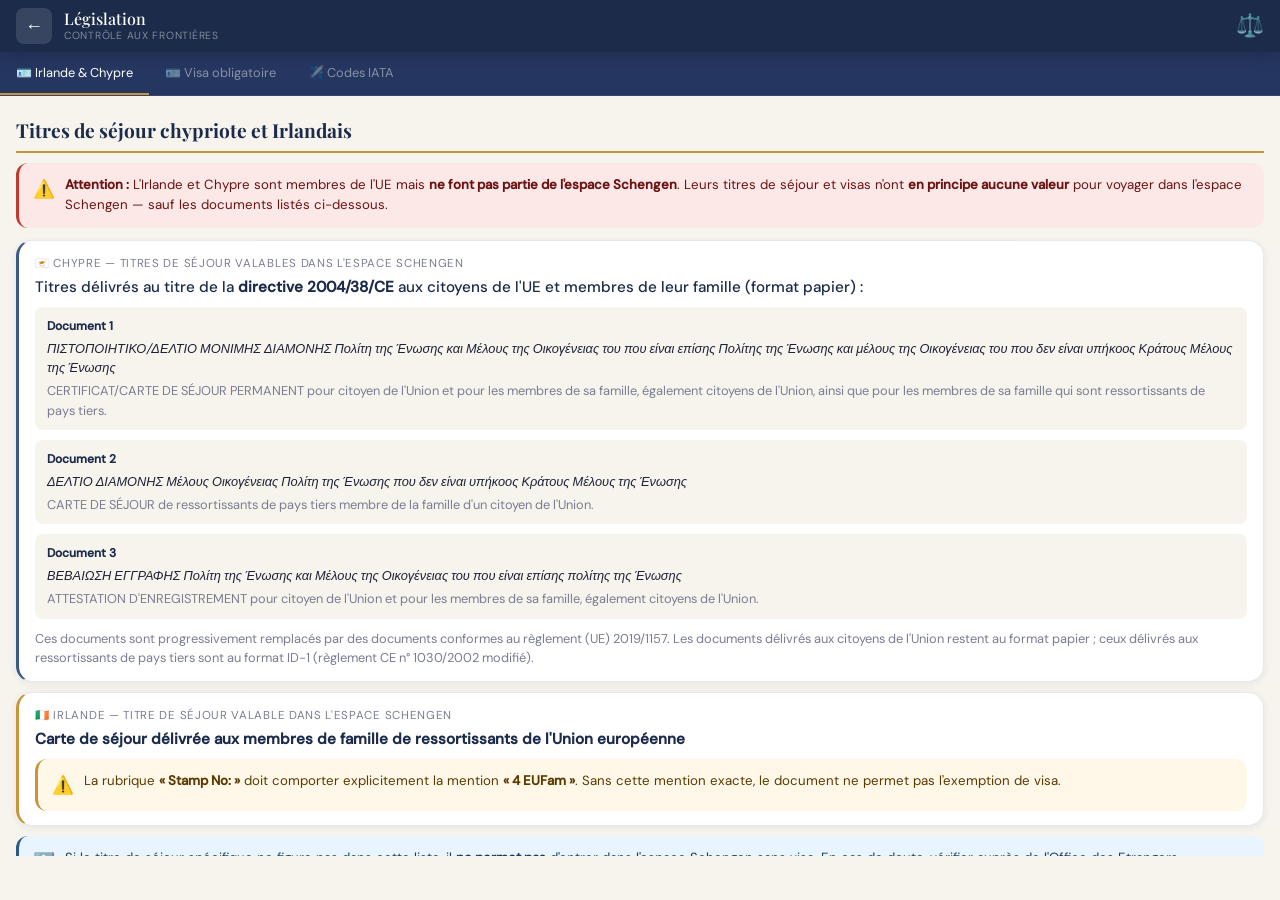
<file: legislation_full.html>
<!DOCTYPE html>
<html lang="fr">
<head>
<meta charset="UTF-8"/>
<meta name="viewport" content="width=device-width, initial-scale=1.0, viewport-fit=cover"/>
<meta name="mobile-web-app-capable" content="yes"/>
<meta name="apple-mobile-web-app-capable" content="yes"/>
<meta name="color-scheme" content="light only"/>
<meta name="theme-color" content="#1C2B4A"/>
<title>Législation — Contrôle Frontière</title>
<link rel="stylesheet" href="fonts.css"/>
<style>
/* ── TOKENS ── */
:root {
  color-scheme: light only;
  --navy:    #1C2B4A;
  --navy-2:  #253660;
  --navy-3:  #3a5a8a;
  --gold:    #C5973A;
  --gold-l:  #E8C97A;
  --sage:    #7A9E8E;
  --sage-l:  #B2CFC5;
  --cream:   #F7F4EE;
  --white:   #FFFFFF;
  --border:  rgba(28,43,74,.10);
  --text:    #1E2235;
  --muted:   #7A7D90;
  --sh-sm:   0 2px 8px rgba(28,43,74,.07);
  --r-sm: 8px; --r-md: 12px; --r-lg: 16px; --r-xl: 20px;
  --gap: 16px;
  --font-body:   'DM Sans', sans-serif;
  --font-display:'Playfair Display', serif;
  --topbar-h: 52px;
}
@media (prefers-color-scheme: dark) { :root { color-scheme: light; } }

/* ── RESET ── */
*, *::before, *::after { box-sizing: border-box; margin: 0; padding: 0; }
html, body { height: 100%; background: var(--cream) !important; color: var(--text) !important; }
body { font-family: var(--font-body); font-size: 16px; line-height: 1.5; overflow: hidden; overscroll-behavior: none; }
button { font-family: var(--font-body); cursor: pointer; border: none; background: none; -webkit-tap-highlight-color: transparent; }

/* ── SHELL ── */
#app { display: flex; flex-direction: column; height: 100vh; height: 100dvh; overflow: hidden; background: var(--cream); }

/* ── TOPBAR ── */
.topbar {
  flex-shrink: 0;
  background: var(--navy);
  height: calc(var(--topbar-h) + env(safe-area-inset-top));
  padding-top: env(safe-area-inset-top);
  padding-inline: var(--gap);
  display: flex;
  align-items: center;
  gap: 12px;
  box-shadow: 0 2px 16px rgba(0,0,0,.22);
  z-index: 10;
}
.topbar-back {
  width: 36px; height: 36px;
  border-radius: var(--r-sm);
  background: rgba(255,255,255,.12);
  color: #fff; font-size: 18px;
  display: flex; align-items: center; justify-content: center;
  flex-shrink: 0;
  text-decoration: none;
  transition: background .18s;
}
.topbar-back:active { background: rgba(255,255,255,.28); }
.topbar-title { flex: 1; }
.topbar-main { font-family: var(--font-display); font-size: 1rem; font-weight: 500; color: #fff; line-height: 1.2; display: block; }
.topbar-sub  { font-size: .65rem; color: rgba(255,255,255,.45); letter-spacing: .07em; text-transform: uppercase; display: block; }
.topbar-icon { font-size: 1.4rem; flex-shrink: 0; }

/* ── ONGLETS ── */
.tab-bar {
  flex-shrink: 0;
  display: flex;
  overflow-x: auto;
  background: var(--navy-2);
  border-bottom: 1px solid rgba(255,255,255,.08);
}
.tab-bar::-webkit-scrollbar { display: none; }
.tab {
  flex-shrink: 0;
  padding: 12px 16px;
  font-size: .8rem;
  font-family: var(--font-body);
  color: rgba(255,255,255,.45);
  border-bottom: 2px solid transparent;
  white-space: nowrap;
  transition: all .18s;
  cursor: pointer;
}
.tab.active { color: #fff; border-bottom-color: var(--gold); }
.tab:active { opacity: .7; }

/* ── CONTENU ── */
.tab-content { display: none; padding: var(--gap); overflow-y: auto; -webkit-overflow-scrolling: touch; height: calc(100vh - 140px); }
.tab-content.active { display: block; }
.tab-content::-webkit-scrollbar { width: 3px; }
.tab-content::-webkit-scrollbar-thumb { background: var(--sage-l); border-radius: 2px; }

/* ── COMPOSANTS DE CONTENU ── */

/* Titre de section */
.section-title {
  font-family: var(--font-display);
  font-size: 1.2rem;
  color: var(--navy);
  margin: 20px 0 10px;
  padding-bottom: 6px;
  border-bottom: 2px solid var(--gold);
}
.section-title:first-child { margin-top: 4px; }

/* Sous-titre */
.section-sub {
  font-size: .82rem;
  font-weight: 500;
  color: var(--navy-2);
  margin: 14px 0 6px;
  text-transform: uppercase;
  letter-spacing: .05em;
}

/* Texte courant */
.text {
  font-size: .9rem;
  color: var(--text);
  line-height: 1.65;
  margin-bottom: 10px;
}

/* Carte info */
.info-card {
  background: var(--white);
  border: 1px solid var(--border);
  border-radius: var(--r-lg);
  padding: 14px 16px;
  margin-bottom: 10px;
  box-shadow: var(--sh-sm);
}
.info-card .label {
  font-size: .72rem;
  color: var(--muted);
  text-transform: uppercase;
  letter-spacing: .06em;
  margin-bottom: 4px;
}
.info-card .value {
  font-size: .95rem;
  font-weight: 500;
  color: var(--navy);
  line-height: 1.5;
}
.info-card .detail {
  font-size: .8rem;
  color: var(--muted);
  margin-top: 4px;
  line-height: 1.5;
}

/* Badge coloré */
.badge {
  display: inline-block;
  padding: 3px 10px;
  border-radius: 100px;
  font-size: .75rem;
  font-weight: 500;
  margin-right: 6px;
  margin-bottom: 4px;
}
.badge-green  { background: #d4edda; color: #1a6632; }
.badge-red    { background: #fde8e8; color: #8b1a1a; }
.badge-orange { background: #fff3cd; color: #856404; }
.badge-blue   { background: #d0e8ff; color: #1a4a8a; }

/* Tableau simple */
.table-wrap { overflow-x: auto; margin-bottom: 12px; }
table { width: 100%; border-collapse: collapse; font-size: .82rem; }
th { background: var(--navy); color: #fff; padding: 8px 10px; text-align: left; font-weight: 500; position: sticky; top: 0; z-index: 2; }
td { padding: 8px 10px; border-bottom: 1px solid var(--border); color: var(--text); vertical-align: top; }
tr:last-child td { border-bottom: none; }
tr:nth-child(even) td { background: rgba(28,43,74,.03); }

/* Tableau visa — en-tête fixe */
#visa-table-wrap {
  overflow-x: auto;
  overflow-y: auto;
  max-height: calc(100vh - 260px);
  -webkit-overflow-scrolling: touch;
}
#visa-table-wrap::-webkit-scrollbar { width: 3px; }
#visa-table-wrap::-webkit-scrollbar-thumb { background: var(--sage-l); border-radius: 2px; }

/* Liste à puces stylée */
.list { list-style: none; margin-bottom: 12px; }
.list li {
  display: flex; align-items: flex-start; gap: 8px;
  font-size: .88rem; color: var(--text);
  line-height: 1.55; padding: 5px 0;
  border-bottom: 1px dashed var(--border);
}
.list li:last-child { border-bottom: none; }
.list li::before { content: "›"; color: var(--gold); font-weight: 700; flex-shrink: 0; }

/* Note d'alerte */
.alert {
  border-radius: var(--r-md);
  padding: 12px 14px;
  font-size: .83rem;
  line-height: 1.55;
  margin-bottom: 12px;
  display: flex; gap: 10px; align-items: flex-start;
}
.alert-icon { font-size: 1.1rem; flex-shrink: 0; margin-top: 1px; }
.alert-info    { background: #e8f4ff; border-left: 3px solid #2A5A88; color: #1a3a5a; }
.alert-warning { background: #fff8e8; border-left: 3px solid var(--gold); color: #5a3a00; }
.alert-danger  { background: #fde8e8; border-left: 3px solid #c0392b; color: #6b1212; }

/* Séparateur */
.divider { height: 1px; background: var(--border); margin: 16px 0; }

/* Espace bas de page */
.bottom-spacer { height: 32px; }
</style>
</head>
<body>
<div id="app">

  <!-- TOPBAR -->
  <header class="topbar">
    <a class="topbar-back" href="index.html">←</a>
    <div class="topbar-title">
      <span class="topbar-main">Législation</span>
      <span class="topbar-sub">Contrôle aux frontières</span>
    </div>
    <span class="topbar-icon">⚖️</span>
  </header>

  <!-- ONGLETS -->
  <nav class="tab-bar" id="tab-bar">
    <button class="tab active" data-tab="absence">🪪 Irlande &amp; Chypre</button>
    <button class="tab" data-tab="visa">🪪 Visa obligatoire</button>
    <button class="tab" data-tab="subsistance">✈️ Codes IATA</button>
  </nav>

  <!-- ══════════════════════════════════════════════════
       ONGLET 1 — DURÉE D'ABSENCE HORS SCHENGEN
  ══════════════════════════════════════════════════ -->
  <div class="tab-content active" id="tab-absence">

    <h2 class="section-title">Titres de séjour chypriote et  Irlandais</h2>

    <div class="alert alert-danger">
      <span class="alert-icon">⚠️</span>
      <span><strong>Attention :</strong> L'Irlande et Chypre sont membres de l'UE mais <strong>ne font pas partie de l'espace Schengen</strong>. Leurs titres de séjour et visas n'ont <strong>en principe aucune valeur</strong> pour voyager dans l'espace Schengen — sauf les documents listés ci-dessous.</span>
    </div>

    <!-- CHYPRE -->
    <div class="info-card" style="border-left:3px solid var(--navy-3);">
      <div class="label">🇨🇾 Chypre — Titres de séjour valables dans l'espace Schengen</div>
      <div class="value" style="margin-bottom:8px;">Titres délivrés au titre de la <strong>directive 2004/38/CE</strong> aux citoyens de l'UE et membres de leur famille (format papier) :</div>

      <div style="background:var(--cream);border-radius:var(--r-sm);padding:10px 12px;margin-bottom:10px;">
        <div style="font-size:.75rem;font-weight:600;color:var(--navy);margin-bottom:4px;">Document 1</div>
        <div style="font-size:.8rem;color:var(--text);font-style:italic;margin-bottom:4px;">ΠΙΣΤΟΠΟΙΗΤΙΚΟ/ΔΕΛΤΙΟ ΜΟΝΙΜΗΣ ΔΙΑΜΟΝΗΣ Πολίτη της Ένωσης και Μέλους της Οικογένειας του που είναι επίσης Πολίτης της Ένωσης και μέλους της Οικογένειας του που δεν είναι υπήκοος Κράτους Μέλους της Ένωσης</div>
        <div style="font-size:.8rem;color:var(--muted);">CERTIFICAT/CARTE DE SÉJOUR PERMANENT pour citoyen de l'Union et pour les membres de sa famille, également citoyens de l'Union, ainsi que pour les membres de sa famille qui sont ressortissants de pays tiers.</div>
      </div>

      <div style="background:var(--cream);border-radius:var(--r-sm);padding:10px 12px;margin-bottom:10px;">
        <div style="font-size:.75rem;font-weight:600;color:var(--navy);margin-bottom:4px;">Document 2</div>
        <div style="font-size:.8rem;color:var(--text);font-style:italic;margin-bottom:4px;">ΔΕΛΤΙΟ ΔΙΑΜΟΝΗΣ Μέλους Οικογένειας Πολίτη της Ένωσης που δεν είναι υπήκοος Κράτους Μέλους της Ένωσης</div>
        <div style="font-size:.8rem;color:var(--muted);">CARTE DE SÉJOUR de ressortissants de pays tiers membre de la famille d'un citoyen de l'Union.</div>
      </div>

      <div style="background:var(--cream);border-radius:var(--r-sm);padding:10px 12px;margin-bottom:10px;">
        <div style="font-size:.75rem;font-weight:600;color:var(--navy);margin-bottom:4px;">Document 3</div>
        <div style="font-size:.8rem;color:var(--text);font-style:italic;margin-bottom:4px;">ΒΕΒΑΙΩΣΗ ΕΓΓΡΑΦΗΣ Πολίτη της Ένωσης και Μέλους της Οικογένειας του που είναι επίσης πολίτης της Ένωσης</div>
        <div style="font-size:.8rem;color:var(--muted);">ATTESTATION D'ENREGISTREMENT pour citoyen de l'Union et pour les membres de sa famille, également citoyens de l'Union.</div>
      </div>

      <div class="detail" style="margin-top:6px;">Ces documents sont progressivement remplacés par des documents conformes au règlement (UE) 2019/1157. Les documents délivrés aux citoyens de l'Union restent au format papier ; ceux délivrés aux ressortissants de pays tiers sont au format ID-1 (règlement CE n° 1030/2002 modifié).</div>
    </div>

    <!-- IRLANDE -->
    <div class="info-card" style="border-left:3px solid var(--gold);">
      <div class="label">🇮🇪 Irlande — Titre de séjour valable dans l'espace Schengen</div>
      <div class="value" style="margin-bottom:8px;"><strong>Carte de séjour délivrée aux membres de famille de ressortissants de l'Union européenne</strong></div>
      <div class="alert alert-warning" style="margin-top:8px;margin-bottom:0;">
        <span class="alert-icon">⚠️</span>
        <span>La rubrique <strong>« Stamp No: »</strong> doit comporter explicitement la mention <strong>« 4 EUFam »</strong>. Sans cette mention exacte, le document ne permet pas l'exemption de visa.</span>
      </div>
    </div>

    <div class="alert alert-info">
      <span class="alert-icon">ℹ️</span>
      <span>Si le titre de séjour spécifique ne figure pas dans cette liste, il <strong>ne permet pas</strong> d'entrer dans l'espace Schengen sans visa. En cas de doute, vérifier auprès de l'Office des Etrangers.</span>
    </div>

    <h2 class="section-title">Bulgarie et Roumanie — Schengen depuis le 1ᵉʳ janvier 2025</h2>

    <div class="info-card" style="border-left:3px solid var(--sage);">
      <div class="label">🇧🇬 🇷🇴 Membres à part entière de l'espace Schengen</div>
      <div class="value" style="margin-bottom:10px;">
        <strong>31 mars 2024</strong> — levée des contrôles aux frontières <strong>aériennes et maritimes</strong>, et application pleine des règles Schengen, <strong>y compris la délivrance de visas Schengen</strong>.<br/>
        <strong>1<sup>er</sup> janvier 2025</strong> — levée des contrôles aux frontières <strong>terrestres</strong> : adhésion complète.
      </div>

      <div class="alert alert-info" style="margin-top:8px;margin-bottom:0;">
        <span class="alert-icon">✈️</span>
        <span>À Charleroi : les vols en provenance de <strong>Sofia (SOF)</strong>, <strong>Varna (VAR)</strong> et des aéroports roumains sont désormais des <strong>vols intérieurs Schengen</strong> — plus de contrôle systématique aux frontières.</span>
      </div>

      <div class="alert alert-warning" style="margin-top:8px;margin-bottom:0;">
        <span class="alert-icon">⚠️</span>
        <span>Les visas bulgares et roumains délivrés <strong>avant le 31 mars 2024</strong> sont des visas <strong>nationaux</strong> : ils ne valent pas comme visas Schengen et ne permettent pas de circuler dans les autres États membres.</span>
      </div>

      <div class="detail" style="margin-top:8px;">Depuis le 31 mars 2024, les visas et titres de séjour délivrés par la Bulgarie et la Roumanie suivent les règles Schengen communes.</div>
    </div>

    <div class="bottom-spacer"></div>
  </div>

  <!-- ══════════════════════════════════════════════════
       ONGLET 2 — CODES IATA
  ══════════════════════════════════════════════════ -->
  <div class="tab-content" id="tab-subsistance">

    <h2 class="section-title">Codes IATA — Destinations depuis Charleroi</h2>

    <div class="alert alert-info">
      <span class="alert-icon">ℹ️</span>
      <span>Codes IATA des destinations au départ de l'aéroport de Bruxelles-Sud Charleroi (CRL).</span>
    </div>

    <!-- Recherche -->
    <div style="display:flex;align-items:center;gap:8px;background:#fff;border:1px solid var(--border);border-radius:var(--r-md);padding:9px 13px;margin-bottom:14px;box-shadow:var(--sh-sm);">
      <span style="color:var(--muted);">🔍</span>
      <input type="search" id="iata-search" placeholder="Rechercher une ville ou un code…"
             style="flex:1;border:none;outline:none;font-family:var(--font-body);font-size:.9rem;color:var(--text);background:transparent;"
             oninput="filterIata(this.value)" autocomplete="off" spellcheck="false"/>
      <span id="iata-count" style="font-size:.75rem;color:var(--muted);white-space:nowrap;"></span>
    </div>

    <div id="iata-wrap">
      <table id="iata-table">
        <thead>
          <tr><th>Ville</th><th>Code IATA</th><th>Région</th></tr>
        </thead>
        <tbody id="iata-tbody"></tbody>
      </table>
    </div>

    <div class="bottom-spacer"></div>
  </div>

  <!-- ══════════════════════════════════════════════════
       ONGLET 3 — VISA OBLIGATOIRE
  ══════════════════════════════════════════════════ -->
  <div class="tab-content" id="tab-visa">

    <div class="alert alert-info" style="margin-bottom:14px">
      <span class="alert-icon">ℹ️</span>
      <span>Source : aide-mémoire SPF Intérieur — Police Fédérale LPA Gosselies (janvier 2026), <strong>vérifié et corrigé le 3 septembre 2026</strong> d'après les annexes I et II du règlement (UE) 2018/1806 et le règlement d'exécution (UE) 2026/496 (Géorgie).</span>
    </div>

    <!-- Légende -->
    <div style="background:#fff;border:1px solid var(--border);border-radius:var(--r-md);padding:11px 13px;margin-bottom:14px;box-shadow:var(--sh-sm);font-size:.78rem;line-height:1.7;">
      <div style="font-weight:600;color:var(--navy);margin-bottom:6px;">Comment lire le tableau</div>
      <div style="display:flex;flex-wrap:wrap;gap:6px;margin-bottom:6px;">
        <span class="badge badge-green">✅ Pas de visa</span>
        <span class="badge badge-red">🔴 Visa obligatoire</span>
        <span class="badge badge-orange">🪪 PP biométrique requis</span>
      </div>
      <div style="color:var(--muted);">
        <strong>PP normaux</strong> : passeports ordinaires &nbsp;·&nbsp; <strong>SV</strong> : passeports de service et spéciaux &nbsp;·&nbsp;
        <strong>Dip</strong> : passeports diplomatiques &nbsp;·&nbsp; <strong>Transit</strong> : visa de transit aéroportuaire (VTA)
      </div>
      <div style="color:#856404;margin-top:4px;">🪪 L'exemption ne vaut que pour les passeports biométriques.</div>
    </div>

    <!-- Recherche -->
    <div style="display:flex;align-items:center;gap:8px;background:#fff;border:1px solid var(--border);border-radius:var(--r-md);padding:9px 13px;margin-bottom:12px;box-shadow:var(--sh-sm);">
      <span style="color:var(--muted);">🔍</span>
      <input type="search" id="visa-search" placeholder="Rechercher un pays ou un code…"
             style="flex:1;border:none;outline:none;font-family:var(--font-body);font-size:.9rem;color:var(--text);background:transparent;"
             oninput="filterVisa(this.value)" autocomplete="off" spellcheck="false"/>
      <span id="visa-count" style="font-size:.75rem;color:var(--muted);white-space:nowrap;"></span>
    </div>

    <!-- Tableau -->
    <div class="table-wrap" id="visa-table-wrap">
      <table id="visa-table">
        <thead>
          <tr>
            <th>Pays</th>
            <th>Code</th>
            <th>PP normaux</th>
            <th>SV</th>
            <th>Dip</th>
            <th>Transit</th>
            <th>Remarque</th>
          </tr>
        </thead>
        <tbody id="visa-tbody"></tbody>
      </table>
    </div>

    <div class="bottom-spacer"></div>
  </div>

</div><!-- /#app -->

<script src="legislation_full.js"></script>
</body>
</html>
</file>
<file: fonts.css>
/* Polices auto-hébergées — DM Sans + Playfair Display (@fontsource) */
/* dm-sans-latin-ext-300-normal */
@font-face {
  font-family: 'DM Sans';
  font-style: normal;
  font-display: swap;
  font-weight: 300;
  src: url(/fonts/dm-sans-latin-ext-300-normal.woff2) format('woff2');
  unicode-range: U+0100-02BA,U+02BD-02C5,U+02C7-02CC,U+02CE-02D7,U+02DD-02FF,U+0304,U+0308,U+0329,U+1D00-1DBF,U+1E00-1E9F,U+1EF2-1EFF,U+2020,U+20A0-20AB,U+20AD-20C0,U+2113,U+2C60-2C7F,U+A720-A7FF;
}
/* dm-sans-latin-300-normal */
@font-face {
  font-family: 'DM Sans';
  font-style: normal;
  font-display: swap;
  font-weight: 300;
  src: url(/fonts/dm-sans-latin-300-normal.woff2) format('woff2');
  unicode-range: U+0000-00FF,U+0131,U+0152-0153,U+02BB-02BC,U+02C6,U+02DA,U+02DC,U+0304,U+0308,U+0329,U+2000-206F,U+20AC,U+2122,U+2191,U+2193,U+2212,U+2215,U+FEFF,U+FFFD;
}
/* dm-sans-latin-ext-400-normal */
@font-face {
  font-family: 'DM Sans';
  font-style: normal;
  font-display: swap;
  font-weight: 400;
  src: url(/fonts/dm-sans-latin-ext-400-normal.woff2) format('woff2');
  unicode-range: U+0100-02BA,U+02BD-02C5,U+02C7-02CC,U+02CE-02D7,U+02DD-02FF,U+0304,U+0308,U+0329,U+1D00-1DBF,U+1E00-1E9F,U+1EF2-1EFF,U+2020,U+20A0-20AB,U+20AD-20C0,U+2113,U+2C60-2C7F,U+A720-A7FF;
}
/* dm-sans-latin-400-normal */
@font-face {
  font-family: 'DM Sans';
  font-style: normal;
  font-display: swap;
  font-weight: 400;
  src: url(/fonts/dm-sans-latin-400-normal.woff2) format('woff2');
  unicode-range: U+0000-00FF,U+0131,U+0152-0153,U+02BB-02BC,U+02C6,U+02DA,U+02DC,U+0304,U+0308,U+0329,U+2000-206F,U+20AC,U+2122,U+2191,U+2193,U+2212,U+2215,U+FEFF,U+FFFD;
}
/* dm-sans-latin-ext-500-normal */
@font-face {
  font-family: 'DM Sans';
  font-style: normal;
  font-display: swap;
  font-weight: 500;
  src: url(/fonts/dm-sans-latin-ext-500-normal.woff2) format('woff2');
  unicode-range: U+0100-02BA,U+02BD-02C5,U+02C7-02CC,U+02CE-02D7,U+02DD-02FF,U+0304,U+0308,U+0329,U+1D00-1DBF,U+1E00-1E9F,U+1EF2-1EFF,U+2020,U+20A0-20AB,U+20AD-20C0,U+2113,U+2C60-2C7F,U+A720-A7FF;
}
/* dm-sans-latin-500-normal */
@font-face {
  font-family: 'DM Sans';
  font-style: normal;
  font-display: swap;
  font-weight: 500;
  src: url(/fonts/dm-sans-latin-500-normal.woff2) format('woff2');
  unicode-range: U+0000-00FF,U+0131,U+0152-0153,U+02BB-02BC,U+02C6,U+02DA,U+02DC,U+0304,U+0308,U+0329,U+2000-206F,U+20AC,U+2122,U+2191,U+2193,U+2212,U+2215,U+FEFF,U+FFFD;
}
/* playfair-display-latin-ext-500-normal */
@font-face {
  font-family: 'Playfair Display';
  font-style: normal;
  font-display: swap;
  font-weight: 500;
  src: url(/fonts/playfair-display-latin-ext-500-normal.woff2) format('woff2');
  unicode-range: U+0100-02BA,U+02BD-02C5,U+02C7-02CC,U+02CE-02D7,U+02DD-02FF,U+0304,U+0308,U+0329,U+1D00-1DBF,U+1E00-1E9F,U+1EF2-1EFF,U+2020,U+20A0-20AB,U+20AD-20C0,U+2113,U+2C60-2C7F,U+A720-A7FF;
}
/* playfair-display-latin-500-normal */
@font-face {
  font-family: 'Playfair Display';
  font-style: normal;
  font-display: swap;
  font-weight: 500;
  src: url(/fonts/playfair-display-latin-500-normal.woff2) format('woff2');
  unicode-range: U+0000-00FF,U+0131,U+0152-0153,U+02BB-02BC,U+02C6,U+02DA,U+02DC,U+0304,U+0308,U+0329,U+2000-206F,U+20AC,U+2122,U+2191,U+2193,U+2212,U+2215,U+FEFF,U+FFFD;
}
/* playfair-display-latin-ext-700-normal */
@font-face {
  font-family: 'Playfair Display';
  font-style: normal;
  font-display: swap;
  font-weight: 700;
  src: url(/fonts/playfair-display-latin-ext-700-normal.woff2) format('woff2');
  unicode-range: U+0100-02BA,U+02BD-02C5,U+02C7-02CC,U+02CE-02D7,U+02DD-02FF,U+0304,U+0308,U+0329,U+1D00-1DBF,U+1E00-1E9F,U+1EF2-1EFF,U+2020,U+20A0-20AB,U+20AD-20C0,U+2113,U+2C60-2C7F,U+A720-A7FF;
}
/* playfair-display-latin-700-normal */
@font-face {
  font-family: 'Playfair Display';
  font-style: normal;
  font-display: swap;
  font-weight: 700;
  src: url(/fonts/playfair-display-latin-700-normal.woff2) format('woff2');
  unicode-range: U+0000-00FF,U+0131,U+0152-0153,U+02BB-02BC,U+02C6,U+02DA,U+02DC,U+0304,U+0308,U+0329,U+2000-206F,U+20AC,U+2122,U+2191,U+2193,U+2212,U+2215,U+FEFF,U+FFFD;
}
</file>
<file: appli de trad/style.css>
/* ═══════════════════════════════════════════════════════════
   style.css — Traduction Contrôle Frontière
   Mobile-first · Forced light mode
═══════════════════════════════════════════════════════════ */

/* ── 0. FORCE LIGHT MODE ── */
:root { color-scheme: light only; }
@media (prefers-color-scheme: dark) { :root { color-scheme: light; } }

/* ── 1. TOKENS ── */
:root {
  --navy:       #1C2B4A;
  --navy-2:     #253660;
  --navy-3:     #3a5a8a;
  --gold:       #C5973A;
  --gold-l:     #E8C97A;
  --sage:       #7A9E8E;
  --sage-l:     #B2CFC5;
  --cream:      #F7F4EE;
  --white:      #FFFFFF;
  --border:     rgba(28,43,74,.10);
  --border-2:   rgba(28,43,74,.06);
  --text:       #1E2235;
  --muted:      #7A7D90;
  --sh-sm:      0 2px 8px  rgba(28,43,74,.07);
  --sh-md:      0 4px 20px rgba(28,43,74,.10);
  --r-sm:  8px;
  --r-md:  12px;
  --r-lg:  16px;
  --r-xl:  20px;
  --r-pill:100px;
  --gap:   14px;
  --gap-sm:10px;
  --font-body:   'DM Sans', sans-serif;
  --font-display:'Playfair Display', serif;
  --topbar-h:    52px;
}

/* ── 2. RESET ── */
*, *::before, *::after { box-sizing: border-box; margin: 0; padding: 0; }
html, body { height: 100%; background: var(--cream) !important; color: var(--text) !important; }
body { font-family: var(--font-body); font-size: 16px; line-height: 1.5; overflow: hidden; overscroll-behavior: none; }
button { font-family: var(--font-body); cursor: pointer; border: none; background: none; -webkit-tap-highlight-color: transparent; }
input  { font-family: var(--font-body); color: var(--text); background: transparent; border: none; outline: none; }

/* ── 3. APP SHELL ── */
#app { display: flex; flex-direction: column; height: 100vh; height: 100dvh; overflow: hidden; background: var(--cream); }
.hidden { display: none !important; }

/* ── 4. TOPBAR ── */
.topbar {
  flex-shrink: 0;
  background: var(--navy);
  height: calc(var(--topbar-h) + env(safe-area-inset-top));
  padding-top: env(safe-area-inset-top);
  padding-inline: var(--gap);
  display: flex;
  align-items: center;
  box-shadow: 0 2px 16px rgba(0,0,0,.22);
  z-index: 10;
}
.topbar-state { display: flex; align-items: center; gap: 10px; width: 100%; }
.topbar-logo  { width:36px; height:36px; border-radius:var(--r-sm); background:linear-gradient(135deg,var(--gold),var(--gold-l)); display:flex; align-items:center; justify-content:center; font-size:18px; flex-shrink:0; }
.topbar-title { flex:1; display:flex; flex-direction:column; gap:1px; }
.topbar-main  { font-family:var(--font-display); font-size:1rem; font-weight:500; color:#fff; line-height:1.2; }
.topbar-sub   { font-size:.65rem; color:rgba(255,255,255,.45); letter-spacing:.07em; text-transform:uppercase; }
.topbar-back  { width:36px; height:36px; border-radius:var(--r-sm); background:rgba(255,255,255,.12); color:#fff; font-size:18px; display:flex; align-items:center; justify-content:center; flex-shrink:0; transition:background .18s; }
.topbar-back:active { background:rgba(255,255,255,.28); }
.topbar-flag  { font-size:1.75rem; flex-shrink:0; }

/* ── 5. SCREENS ── */
.screen { display: flex; flex-direction: column; flex: 1; overflow: hidden; }
.screen.active { display: flex; }

/* ── 6. HOME ── */
.hero { flex-shrink:0; background:linear-gradient(150deg,var(--navy) 0%,var(--navy-2) 55%,var(--navy-3) 100%); padding:26px var(--gap) 34px; text-align:center; }
.hero h1 { font-family:var(--font-display); font-size:1.45rem; font-weight:700; color:#fff; line-height:1.28; margin-bottom:8px; }
.hero h1 .accent { color:var(--gold-l); }
.hero p { font-size:.82rem; font-weight:300; color:rgba(255,255,255,.52); line-height:1.65; margin-bottom:18px; }
.hero-stats { display:flex; justify-content:center; gap:24px; }
.stat { display:flex; flex-direction:column; align-items:center; gap:2px; }
.stat-n { font-family:var(--font-display); font-size:1.3rem; color:var(--gold-l); line-height:1; }
.stat-l { font-size:.62rem; color:rgba(255,255,255,.38); letter-spacing:.07em; text-transform:uppercase; }

.wave { display:block; flex-shrink:0; width:100%; height:26px; background:linear-gradient(to bottom,var(--navy-3),var(--navy-3)); }

/* Search */
.search-wrap { flex-shrink:0; padding:13px var(--gap) 9px; }
.search-box  { display:flex; align-items:center; gap:8px; background:var(--white); border:1px solid var(--border); border-radius:var(--r-lg); padding:10px 14px; box-shadow:var(--sh-sm); }
.search-box input { flex:1; font-size:.9rem; }
.search-box input::placeholder { color:var(--muted); }
.search-icon  { font-size:1rem; color:var(--muted); flex-shrink:0; }
.search-clear { color:var(--muted); font-size:.9rem; padding:2px 4px; border-radius:4px; }
.search-clear:active { color:var(--navy); }

/* Filter chips */
.filter-bar { flex-shrink:0; display:flex; gap:7px; padding:0 var(--gap) 11px; overflow-x:auto; }
.filter-bar::-webkit-scrollbar { display:none; }
.chip { padding:5px 13px; border-radius:var(--r-pill); font-size:.75rem; border:1px solid var(--border); background:var(--white); color:var(--muted); white-space:nowrap; flex-shrink:0; transition:all .18s; }
.chip.active { background:var(--navy); color:#fff; border-color:var(--navy); }
.chip:active { opacity:.75; }

/* Lang grid */
.lang-grid { display:grid; grid-template-columns:repeat(2,1fr); gap:var(--gap-sm); padding:0 var(--gap) 10px; overflow-y:auto; -webkit-overflow-scrolling:touch; overscroll-behavior-y:contain; }
.lang-grid::-webkit-scrollbar { width:3px; }
.lang-grid::-webkit-scrollbar-thumb { background:var(--sage-l); border-radius:2px; }

.lang-card { background:var(--white); border:1px solid var(--border); border-radius:var(--r-lg); padding:13px 11px; display:flex; align-items:center; gap:11px; box-shadow:var(--sh-sm); cursor:pointer; transition:transform .15s,box-shadow .15s; -webkit-tap-highlight-color:transparent; }
.lang-card:active { transform:scale(.96); box-shadow:none; }
.lc-flag   { font-size:1.75rem; line-height:1; flex-shrink:0; }
.lc-info   { flex:1; min-width:0; }
.lc-name   { font-weight:500; font-size:.88rem; color:var(--navy); white-space:nowrap; overflow:hidden; text-overflow:ellipsis; }
.lc-native { font-size:.7rem; color:var(--muted); font-weight:300; }
.lc-arrow  { font-size:.9rem; color:var(--gold); flex-shrink:0; }

.empty-state { grid-column:1/-1; text-align:center; padding:40px 0; color:var(--muted); }
.empty-icon  { font-size:2rem; margin-bottom:8px; }

/* Links button (bottom of home) */
.links-btn-wrap { flex-shrink:0; padding:10px var(--gap) calc(14px + env(safe-area-inset-bottom)); }
.links-btn { width:100%; display:flex; align-items:center; justify-content:center; gap:8px; padding:13px; border-radius:var(--r-lg); background:var(--white); border:1px solid var(--border); color:var(--navy); font-size:.9rem; font-weight:500; box-shadow:var(--sh-sm); transition:all .18s; }
.links-btn:active { background:var(--cream); }

/* ── 7. PHRASE SCREEN ── */
.cat-tabs { flex-shrink:0; display:flex; overflow-x:auto; background:var(--navy-2); border-bottom:1px solid rgba(255,255,255,.08); }
.cat-tabs::-webkit-scrollbar { display:none; }
.ctab { flex-shrink:0; padding:11px 14px; font-size:.76rem; color:rgba(255,255,255,.45); border-bottom:2px solid transparent; white-space:nowrap; transition:color .18s,border-color .18s; }
.ctab.active { color:#fff; }
.ctab:active { opacity:.7; }

.phrase-list { flex:1; overflow-y:auto; -webkit-overflow-scrolling:touch; overscroll-behavior-y:contain; padding:12px var(--gap) 24px; display:flex; flex-direction:column; gap:11px; }
.phrase-list::-webkit-scrollbar { width:3px; }
.phrase-list::-webkit-scrollbar-thumb { background:var(--sage-l); border-radius:2px; }

/* Phrase card */
.pcard { background:var(--white); border:1px solid var(--border); border-radius:var(--r-xl); overflow:vis; box-shadow:var(--sh-sm); }
.pcard-fr { display:flex; align-items:flex-start; gap:7px; padding:px 14px 8px; border-bottom:1px dashed var(--border-2); }
.pcard-fr-flag { font-size:.95rem; flex-shrink:0; margin-top:1px; }
.pcard-fr-text { font-size:.78rem; color:var(--muted); font-style:italic; line-height:1.55; flex:1; }
.pcard-tr { padding:20px 15px 8px; }
.pcard-tr-text { font-size:1.05rem; font-weight:500; color:var(--navy); line-height:1.5; }
.pcard-tr-text.rtl { direction:rtl; text-align:right; font-size:1.15rem; }
.pcard-actions { display:flex; gap:8px; padding:0 14px 13px; }

/* Speak button */
.btn-speak { flex:1; display:flex; align-items:center; justify-content:center; gap:7px; padding:11px 0; border-radius:var(--r-md); font-size:.86rem; font-weight:500; color:#fff; background:linear-gradient(135deg,var(--navy),var(--navy-2)); transition:opacity .15s,background .2s; user-select:none; }
.btn-speak:active  { opacity:.82; }
.btn-speak.playing { background:linear-gradient(135deg,#2A6050,#3D8A72); }
.btn-speak .spk-icon { font-size:1rem; display:inline-block; }
.btn-speak.playing .spk-icon { animation:icon-pulse .45s infinite alternate; }
@keyframes icon-pulse { from{transform:scale(1)} to{transform:scale(1.3)} }

/* Copy button */
.btn-copy { width:44px; height:44px; flex-shrink:0; border-radius:var(--r-md); border:1px solid var(--border); background:var(--cream); font-size:1.05rem; display:flex; align-items:center; justify-content:center; transition:background .18s,border-color .18s; }
.btn-copy:active { transform:scale(.9); }
.btn-copy.copied { background:var(--sage); border-color:var(--sage); }

/* Expand button */
.btn-expand { width:44px; height:44px; flex-shrink:0; border-radius:var(--r-md); border:1px solid var(--border); background:var(--cream); font-size:1rem; display:flex; align-items:center; justify-content:center; color:var(--navy); transition:background .18s; }
.btn-expand:active { background:var(--navy); color:#fff; border-color:var(--navy); }

/* ── 8. LINKS SCREEN ── */
.links-page { flex:1; overflow-y:auto; -webkit-overflow-scrolling:touch; padding:20px var(--gap) 32px; display:flex; flex-direction:column; gap:12px; }
.links-page::-webkit-scrollbar { width:3px; }
.links-page::-webkit-scrollbar-thumb { background:var(--sage-l); border-radius:2px; }

.links-header { padding:0 0 8px; }
.links-header h2 { font-family:var(--font-display); font-size:1.3rem; color:var(--navy); margin-bottom:4px; }
.links-header p  { font-size:.82rem; color:var(--muted); }

.link-card { background:var(--white); border:1px solid var(--border); border-radius:var(--r-lg); padding:16px; display:flex; align-items:center; gap:14px; box-shadow:var(--sh-sm); text-decoration:none; color:inherit; transition:transform .15s,box-shadow .15s; -webkit-tap-highlight-color:transparent; }
.link-card:active { transform:scale(.97); box-shadow:none; }
.link-icon { width:44px; height:44px; border-radius:var(--r-md); background:linear-gradient(135deg,var(--navy),var(--navy-2)); display:flex; align-items:center; justify-content:center; font-size:1.2rem; flex-shrink:0; }
.link-info { flex:1; min-width:0; }
.link-title { font-weight:500; font-size:.95rem; color:var(--navy); }
.link-url   { font-size:.72rem; color:var(--muted); margin-top:2px; white-space:nowrap; overflow:hidden; text-overflow:ellipsis; }
.link-arrow { font-size:1.1rem; color:var(--gold); flex-shrink:0; }

/* ── 9. FULLSCREEN OVERLAY ── */
.fs-overlay {
  position: fixed;
  inset: 0;
  z-index: 200;
  background: var(--navy);
  display: flex;
  flex-direction: column;
  padding: env(safe-area-inset-top) 0 env(safe-area-inset-bottom);
}
.fs-overlay.hidden { display: none !important; }

.fs-close {
  position: absolute;
  top: calc(12px + env(safe-area-inset-top));
  right: 16px;
  width: 40px; height: 40px;
  border-radius: 50%;
  background: rgba(255,255,255,.15);
  color: #fff;
  font-size: 18px;
  display: flex; align-items: center; justify-content: center;
  z-index: 1;
  transition: background .18s;
}
.fs-close:active { background: rgba(255,255,255,.3); }

.fs-body {
  flex: 1;
  display: flex;
  flex-direction: column;
  align-items: center;
  justify-content: center;
  padding: 60px 24px 20px;
  gap: 28px;
  overflow-y: auto;
}

.fs-fr {
  font-size: 1rem;
  font-style: italic;
  color: rgba(255,255,255,.55);
  text-align: center;
  line-height: 1.6;
  max-width: 340px;
}

.fs-tr {
  font-family: var(--font-display);
  font-size: clamp(4rem, 7vw, 2.4rem);
  font-weight: 700;
  color: #fff;
  text-align: center;
  line-height: 1.3;
  max-width: 340px;
}
.fs-tr.rtl { direction: rtl; }

.fs-actions {
  flex-shrink: 0;
  padding: 0 24px 20px;
}

.fs-speak {
  width: 100%;
  display: flex; align-items: center; justify-content: center; gap: 10px;
  padding: 16px;
  border-radius: var(--r-lg);
  background: rgba(255,255,255,.15);
  color: #fff;
  font-size: 1rem;
  font-weight: 500;
  border: 1px solid rgba(255,255,255,.2);
  transition: background .18s;
}
.fs-speak:active { background: rgba(255,255,255,.25); }
.fs-speak.playing { background: linear-gradient(135deg,#2A6050,#3D8A72); border-color:transparent; }
.fs-speak .spk-icon { font-size:1.1rem; }
.fs-speak.playing .spk-icon { animation: icon-pulse .45s infinite alternate; }
</file>
